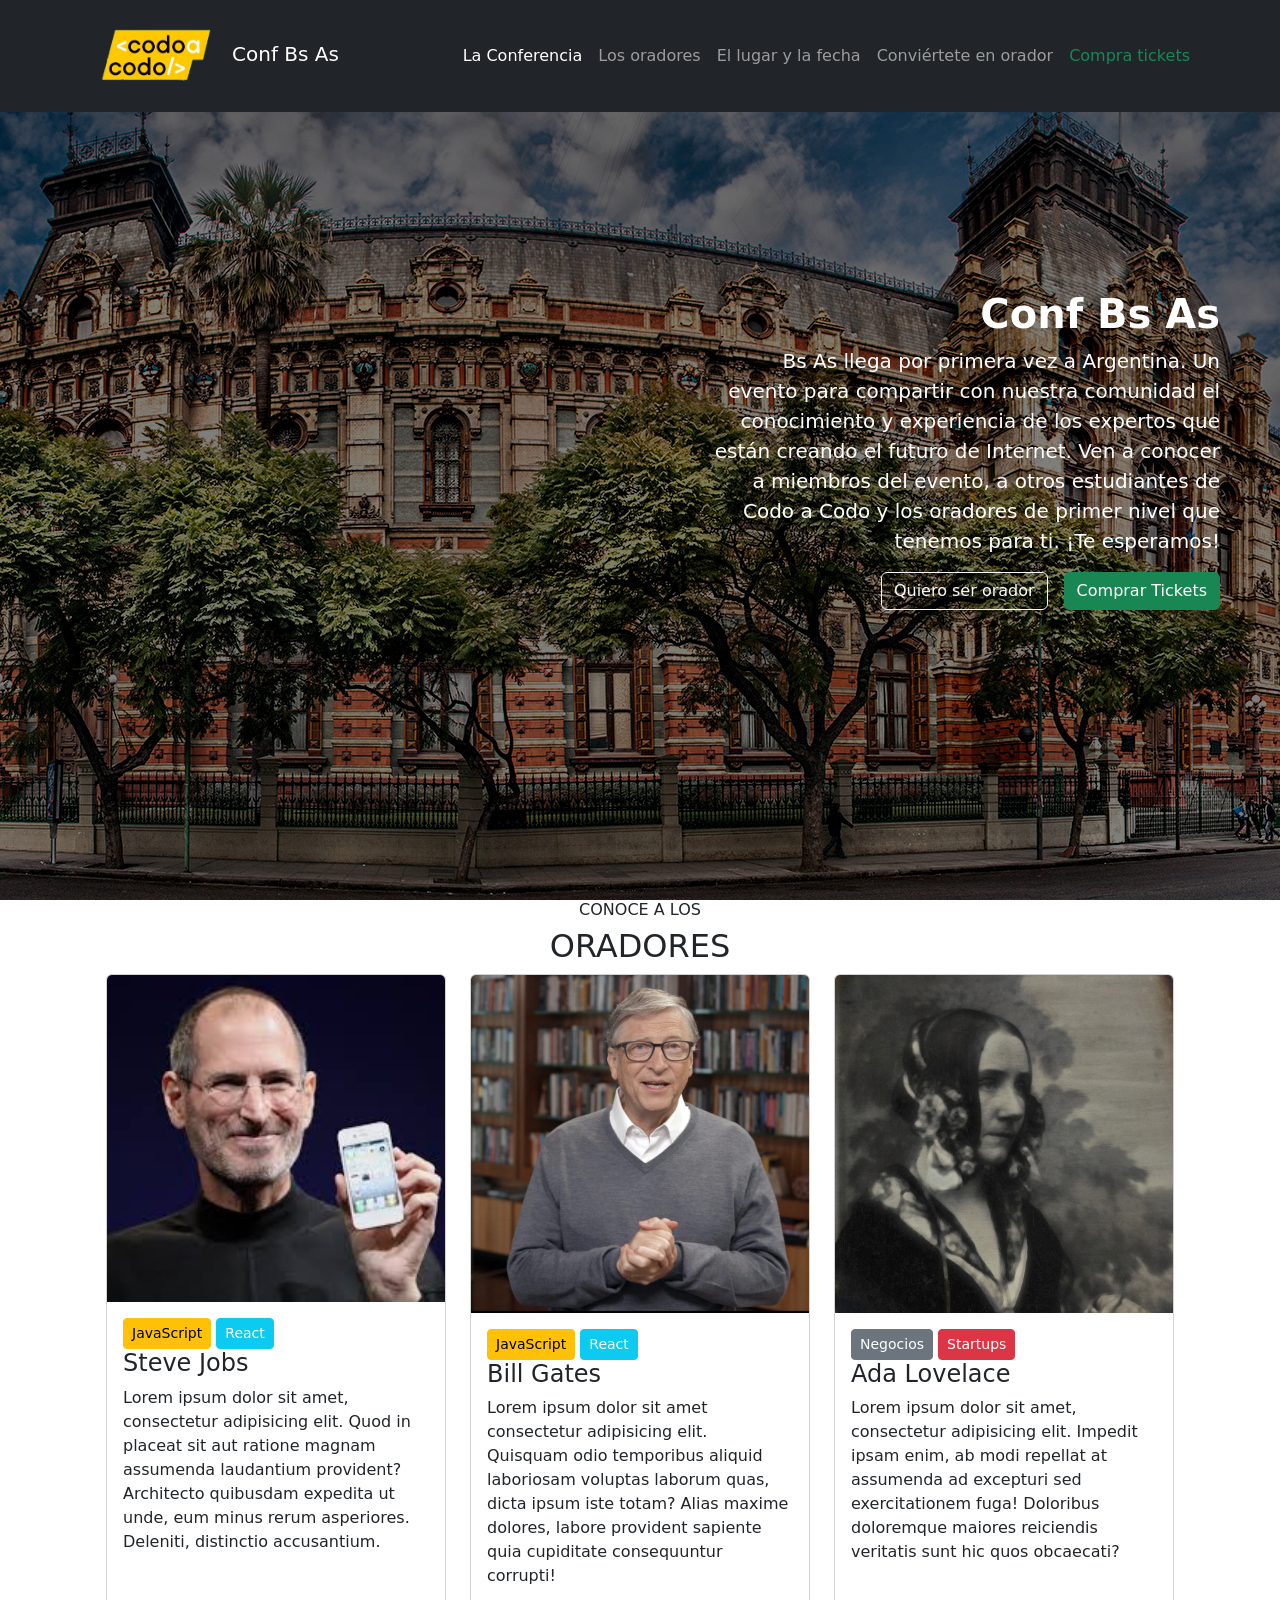
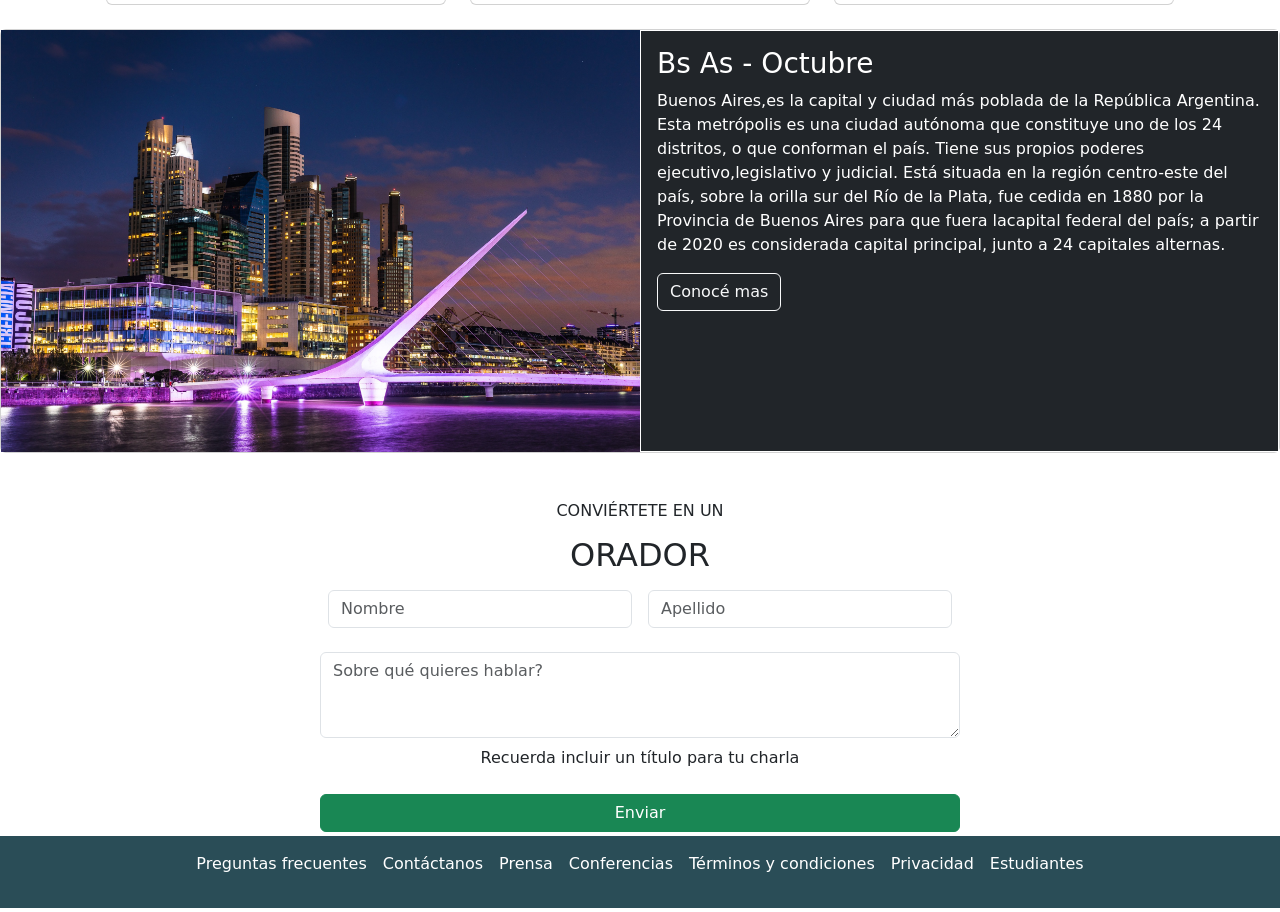
<file: Codo a codo - Js integrador/index.html>
<!DOCTYPE html>
<html lang="es">

<head>
  <meta charset="UTF-8">
  <meta http-equiv="X-UA-Compatible" content="IE=edge">
  <meta name="viewport" content="width=device-width, initial-scale=1.0">
  <meta name="viewport" content="width=device-width, initial-scale=1, shrink-to-fit=no">

  <!-- CSS  -->

  <link rel="stylesheet" href="./desarrollo/estilo.css">

  <!-- Bootstrap  -->

  <link href="https://cdn.jsdelivr.net/npm/bootstrap@5.3.0-alpha3/dist/css/bootstrap.min.css" rel="stylesheet"
    integrity="sha384-KK94CHFLLe+nY2dmCWGMq91rCGa5gtU4mk92HdvYe+M/SXH301p5ILy+dN9+nJOZ" crossorigin="anonymous">
  <link rel="apple-touch-icon" href="/docs/5.1/assets/img/favicons/apple-touch-icon.png" sizes="180x180">
  <link rel="icon" href="/docs/5.1/assets/img/favicons/favicon-32x32.png" sizes="32x32" type="image/png">
  <link rel="icon" href="/docs/5.1/assets/img/favicons/favicon-16x16.png" sizes="16x16" type="image/png">
  <link rel="mask-icon" href="/docs/5.1/assets/img/favicons/safari-pinned-tab.svg" color="#7952b3">
  <link rel="icon" href="/docs/5.1/assets/img/favicons/favicon.ico">
  <meta name="theme-color" content="#7952b3">

  <title>Final Integrador Front</title>
</head>

<body data-bs-spy="scroll" data-bs-target="#nav">

  <header >

      <!--Navegador -->

    <nav class="navbar navbar-expand-md navbar-dark fixed-top bg-dark" id="nav">
      <div class="container justify-content-md-end">
        <a class="navbar-brand" href="#"><img src="./imagenes/codoacodo.png" alt="Logo" width=150px>Conf Bs As</a>
        <button class="navbar-toggler" type="button" data-bs-toggle="collapse" data-bs-target="#navbarSupportedContent"
          aria-controls="navbarSupportedContent" aria-expanded="false" aria-label="Toggle navigation">
          <span class="navbar-toggler-icon"></span>
        </button>

        <div class="collapse navbar-collapse " id="navbarSupportedContent">
          <ul class="navbar-nav ms-auto mb-2 mb-lg-0 ">
            <li class="nav-item">
              <a class="nav-link active" aria-current="page" href="#la-conf">La Conferencia</a>
            </li>
            <li class="nav-item">
              <a class="nav-link" href="#oradores">Los oradores</a>
            </li>
            <li class="nav-item">
              <a class="nav-link" href="#lugar-fecha">El lugar y la fecha</a>
            </li>
            <li class="nav-item">
              <a class="nav-link " href="#conv-orador">Conviértete en orador</a>
            </li>

            <li class="nav-item">
              <a class="nav-link text-success" href="./tickets.html">Compra tickets</a>
            </li>
          </ul>
        </div>
      </div>
    </nav>
  </header>
   
   

  <main>
    
    <!--conf. Bs As.-->

    <section id="la-conf">      
          <div id="carousel" class="carousel carousel-dark slide d-flex vh-100 bg-black align-items-center justify-content-end bg-opacity-50" data-bs-ride="carousel">
            <div class="container-fluid text-white m-0 me-md-5 col-lg-5 text-end">
                <h1 class="fw-semibold">Conf Bs As</h1>
                <p class="fs-5">Bs As llega por primera vez a Argentina. Un evento para compartir con nuestra comunidad el conocimiento
                  y experiencia de los expertos que están creando el futuro de Internet. Ven a conocer a miembros del evento, a otros
                  estudiantes de Codo a Codo y los oradores de primer nivel que tenemos para ti. ¡Te esperamos!</p>
                <div class="d-flex justify-content-end column-gap-3">
                    <a role="button" class="btn btn-outline-light" href="#conv-orador">Quiero ser orador</a>
                    <a role="button" class="btn btn-success" href="./tickets.html">Comprar Tickets</a>
                </div>
            </div>

              <div class="carousel-inner position-absolute vh-100 z-n1">
                <div class="carousel-item active">
                  <img src="./imagenes/ba1.jpg" class="d-block" alt="Bs.As.1">
                </div>
                <div class="carousel-item">
                  <img src="./imagenes/ba2.jpg" class="d-block" alt="Imagen Buenos Aires 2">
                </div>
                <div class="carousel-item">
                  <img src="./imagenes/ba3.jpg" class="d-block" alt="Imagen Buenos Aires 3">
                </div>
              </div>
          </div>
      </section>
     <!--oradores -->


          <section  id="oradores">       
            <div class="container">
              <div class="row">
                <h6 class="text-center" id="scrollspyHeading2">CONOCE A LOS</h6>
                <h2 class="text-center">ORADORES</h2>

                  <div class="row row-cols-1 row-cols-md-3 ">
                      <div class="col mb-4" >
                        <div class="card h-100">
                          <img src="./imagenes/steve.jpg" class="card-img-top" alt="...">
                          <div class="card-body">
                            <button type="button" class="btn btn-warning btn-sm ">JavaScript</button>
                            <button type="button" class="btn btn-info btn-sm text-white">React</button>
                            <h4 class="card-title">Steve Jobs</h4>
                            <p class="card-text">Lorem ipsum dolor sit amet, consectetur adipisicing elit. Quod in placeat sit aut
                              ratione magnam assumenda laudantium provident? Architecto quibusdam
                              expedita ut unde, eum minus rerum asperiores. Deleniti, distinctio accusantium.</p>
                          </div>
                        </div>
                      </div>

                      <div class="col mb-4">
                        <div class=" card h-100">
                          <img src="./imagenes/bill.jpg" class="card-img-top" alt="...">
                          <div class="card-body">
                            <button type="button" class="btn btn-warning btn-sm">JavaScript</button>
                            <button type="button" class="btn btn-info btn-sm text-white">React</button>
                            <h4 class="card-title">Bill Gates</h4>
                            <p class="card-text">Lorem ipsum dolor sit amet consectetur adipisicing elit. Quisquam odio temporibus
                              aliquid laboriosam voluptas laborum quas, dicta ipsum iste totam?
                              Alias maxime dolores, labore provident sapiente quia cupiditate consequuntur corrupti!</p>
                        </div>
                      </div>
                    </div>

                    <div class="col mb-4" >
                      <div class="card h-100">
                        <img src="./imagenes/ada.jpeg" class="card-img-top" alt="...">
                        <div class="card-body">
                          <button type="button" class="btn btn-secondary btn-sm">Negocios</button>
                          <button type="button" class="btn btn-danger btn-sm text-white">Startups</button>
                          <h4 class="card-title">Ada Lovelace</h4>
                          <p class="card-text">Lorem ipsum dolor sit amet, consectetur adipisicing elit. Impedit ipsam enim, ab
                            modi repellat at assumenda ad excepturi sed exercitationem fuga!
                            Doloribus doloremque maiores reiciendis veritatis sunt hic quos obcaecati?</p>
                        </div>
                      </div>
                    </div>
                  </div>
              </div>
            </div>
      
          </section>
        <!--el lugar y la fecha -->

        <section id="lugar-fecha">
          <div class="card mb-6  mb-15" style="width:100%;">
            <div class="row g-0">
              <div class="col-md-6">
                <img src="./imagenes/honolulu.jpg" class="img-fluid" style="height: 100%;">
              </div>
              <div class="col-md-6 text-white bg-dark border border-white me-0">
                <div class="card-body ">
                  <h3 class="card-title">Bs As - Octubre</h3>
                  <p class="card-text fs-6">Buenos Aires,es la capital y
                  ciudad más poblada de la República Argentina. Esta metrópolis es una ciudad autónoma que constituye uno de los 24
                  distritos, o que conforman el país. Tiene sus propios poderes ejecutivo,legislativo y judicial. Está situada en la
                  región centro-este del país, sobre la orilla sur del Río de la Plata, fue cedida en 1880 por la Provincia de Buenos
                  Aires para que fuera lacapital federal del país; a partir de 2020 es considerada capital principal, junto a 24 
                  capitales alternas.
                  </p>
                  <button type="button"  href="#conv-orador" class="btn btn-outline-light mb-25">Conocé mas</button>
                </div>
              </div>
            </div>
          </div>

        </section>
            <!-- conviértete en un orador -->

        <section id="conv-orador">
          <div class="d-grid gap-2 col-6 mx-auto pt-5" >
            <h6 class="text-center" >CONVIÉRTETE EN UN</h6>
            <h2 class="text-center">ORADOR</h2>
            <div class="row g-3  mb-3">
                <div class="col">
                  <input type="text" class="form-control" placeholder="Nombre" aria-label="Nombre">
                </div>
                <div class="col">
                  <input type="text" class="form-control" placeholder="Apellido" aria-label="Apellido">
                </div>
            </div>

            <div class="mb-20">
              <textarea class="form-control" placeholder="Sobre qué quieres hablar?" id="exampleFormControlTextarea1"
                rows="3"></textarea>
            </div>

          <P class="mb-3 text-center fs-6">Recuerda incluir un título para tu charla</P>

            <button class=" btn btn-success " type="button">Enviar</button>
          </div>
      
        </section>
            
  </main>

     <!-- pie de página -->

   <footer class="py-2 my-1 fondo ">
        <ul class="nav justify-content-center pb-3 mb-01">
          <li class="nav-item"><a href="#" class="nav-link px-2 text-white">Preguntas frecuentes</a></li>
          <li class="nav-item"><a href="#" class="nav-link px-2 text-white">Contáctanos</a></li>
          <li class="nav-item"><a href="#" class="nav-link px-2 text-white">Prensa</a></li>
          <li class="nav-item"><a href="#" class="nav-link px-2 text-white">Conferencias</a></li>
          <li class="nav-item"><a href="#" class="nav-link px-2 text-white">Términos y condiciones</a></li>
          <li class="nav-item"><a href="#" class="nav-link px-2 text-white">Privacidad</a></li>
          <li class="nav-item"><a href="#" class="nav-link px-2 text-white">Estudiantes</a></li>
        </ul>
   </footer>
 


    <!-- JavaScript-->

    <script src="https://cdn.jsdelivr.net/npm/bootstrap@5.1.3/dist/js/bootstrap.bundle.min.js"integrity="sha384-ka7Sk0Gln4gmtz2MlQnikT1wXgYsOg+OMhuP+IlRH9sENBO0LRn5q+8nbTov4+1p"crossorigin="anonymous"></script>
   <script src="./desarrollo/main.js"></script>
</body>

</html>
</file>
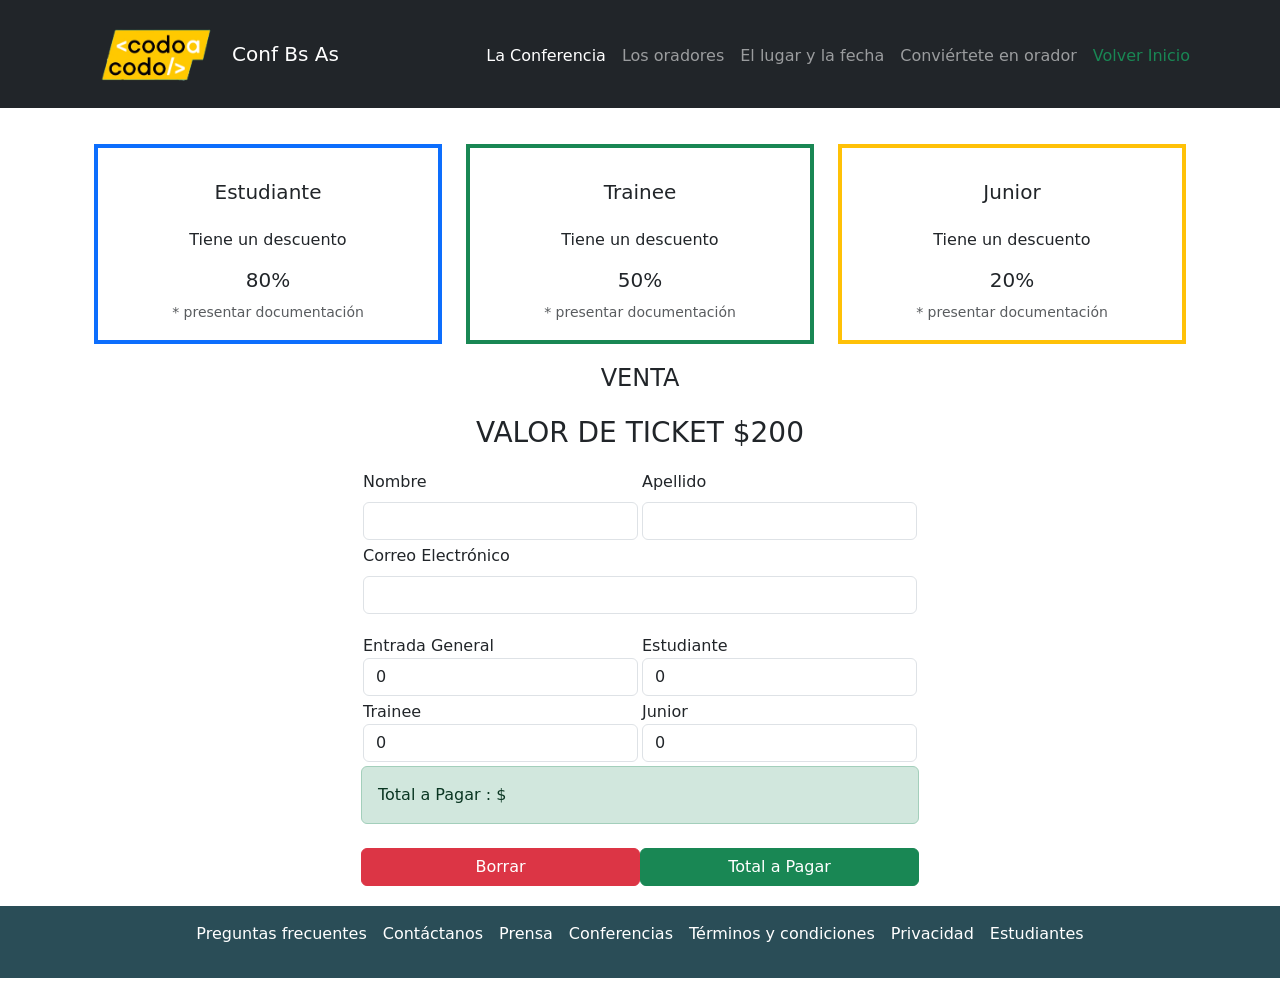
<file: Codo a codo - Js integrador/tickets.html>
<!DOCTYPE html>
<html lang="es">

<head>
  <meta charset="UTF-8">
  <meta http-equiv="X-UA-Compatible" content="IE=edge">
  <meta name="viewport" content="width=device-width, initial-scale=1.0">
  <meta name="viewport" content="width=device-width, initial-scale=1, shrink-to-fit=no">

  <!-- CSS  -->

  <link rel="stylesheet" href="./desarrollo/estilo.css">

  <!-- Bootstrap  -->

  <link href="https://cdn.jsdelivr.net/npm/bootstrap@5.3.0-alpha3/dist/css/bootstrap.min.css" rel="stylesheet"
    integrity="sha384-KK94CHFLLe+nY2dmCWGMq91rCGa5gtU4mk92HdvYe+M/SXH301p5ILy+dN9+nJOZ" crossorigin="anonymous">
  <link rel="apple-touch-icon" href="/docs/5.1/assets/img/favicons/apple-touch-icon.png" sizes="180x180">
  <link rel="icon" href="/docs/5.1/assets/img/favicons/favicon-32x32.png" sizes="32x32" type="image/png">
  <link rel="icon" href="/docs/5.1/assets/img/favicons/favicon-16x16.png" sizes="16x16" type="image/png">
  <link rel="mask-icon" href="/docs/5.1/assets/img/favicons/safari-pinned-tab.svg" color="#7952b3">
  <link rel="icon" href="/docs/5.1/assets/img/favicons/favicon.ico">
  <meta name="theme-color" content="#7952b3">

  <title>Final Integrador Front</title>
</head>

<body data-bs-spy="scroll" data-bs-target="#nav">

  <header >

      <!--Navegador -->

    <nav class="navbar navbar-expand-md navbar-dark fixed-top bg-dark pb-1" id="nav">
      <div class="container justify-content-md-end">
        <a class="navbar-brand" href="./index.html"><img src="./imagenes/codoacodo.png" alt="Logo" width=150px>Conf Bs As</a>
        <button class="navbar-toggler" type="button" data-bs-toggle="collapse" data-bs-target="#navbarSupportedContent"
          aria-controls="navbarSupportedContent" aria-expanded="false" aria-label="Toggle navigation">
          <span class="navbar-toggler-icon"></span>
        </button>

        <div class="collapse navbar-collapse " id="navbarSupportedContent">
          <ul class="navbar-nav ms-auto mb-2 mb-lg-0 ">
            <li class="nav-item">   
              <a class="nav-link active" aria-current="page" href="./index.html#la-conf">La Conferencia</a>
            </li>
            <li class="nav-item">
              <a class="nav-link" href="./index.html#oradores">Los oradores</a>
            </li>
            <li class="nav-item">
              <a class="nav-link" href="./index.html#lugar-fecha">El lugar y la fecha</a>
            </li>
            <li class="nav-item">
              <a class="nav-link " href="./index.html#conv-orador">Conviértete en orador</a>
            </li>

            <li class="nav-item">
              <a class="nav-link text-success" href="./index.html">Volver Inicio</a>
            </li>
          </ul>
        </div>
      </div>
    </nav>
  </header>

  <main>
    
    <div class="container pt-4 mt-4" >
        <div class="row row-cols-1 row-cols-md-3 pt-5 mt-5">
          <div class="col text-center mb-3">
            <div class="card border-primary rounded-0 border-4">
              <div class="card-body">
                <h5 class="card-title pt-3 pb-3">Estudiante</h5>
                <p class="card-text">Tiene un descuento</p>
                <h5 class="card-title">80%</h5>
                <p class="card-text"><small class="text-muted">* presentar documentación</small></p>
              </div>
            </div>
          </div>
          <div class="col text-center mb-3">
            <div class="card border-success rounded-0 border-4">
              <div class="card-body">
                <h5 class="card-title pt-3 pb-3">Trainee</h5>
                <p class="card-text">Tiene un descuento</p>
                <h5 class="card-title">50%</h5>
                <p class="card-text"><small class="text-muted">* presentar documentación</small></p>
              </div>
            </div>
          </div>
          <div class="col text-center mb-3">
            <div class="card border-warning rounded-0 border-4">
              <div class="card-body content">
                <h5 class="card-title pt-3 pb-3">Junior</h5>
                <p class="card-text">Tiene un descuento</p>
                <h5 class="card-title">20%</h5>
                <p class="card-text"><small class="text-muted">* presentar documentación</small></p>
              </div>
            </div>
          </div>
        </div>


        <div class="text-center">
            <p class="fs-4 ">VENTA</p>
            <h2 class="modal-title fs-3" id="exampleModalLabel">VALOR DE TICKET $200</h2> 
          </div>

          <div class="d-grid gap-2 col-6 mx-auto pt-3">
            <form class="row g-1" id="formluario">
              <div class="col-md">
                <label for="name" class="form-label">Nombre</label>
                <input type="text" class="form-control" name="name" id="name" value="" required>
              </div>

              <div class="col-md">
                <label for="apellido" class="form-label">Apellido</label>
                <input type="text" class="form-control" name="apellido" id="apellido" value="" required>
              </div>

              <div class="mb-3">
                <label for="email" class="form-label">Correo Electrónico</label>
                <div class="input-group">
                  <input type="email" class="form-control" name="email" id="email"  aria-describedby="inputGroupPrepend2" required>
                </div>
              </div>

              <div class="col-md-6 offset-md ">
                <label for="regular-ticket">Entrada General</label>
                <input type="number" class="form-control" id="regular-ticket" min="0" value="0">
              </div>
             
              <div class="col-md-6 offset-md ">                               
                <label for="student-ticket">Estudiante</label>
                <input type="number" class="form-control" id="student-ticket" min="0" value="0">
              </div>
              
              <div class="col-md-6 offset-md "> 
                <label for="trainer-ticket">Trainee</label>
                <input type="number" class="form-control" id="trainer-ticket" min="0" value="0">
              </div>
                            
              <div class="col-md-6 offset-md "> 
                <label for="junior-ticket">Junior</label>
                <input type="number" class="form-control" id="junior-ticket" min="0" value="0">
              </div>           
                  
              <div class="alert alert-success " role="alert" id="aPagar">
                Total a Pagar : $ <span id="total-price"></span>
              </div>

              <div class=" modal-footer row g-2 mt-2 pb-3">
                <button class="btn btn-danger col-md" type="button" onclick="borrarFormulario()">Borrar</button>
                <button class="btn btn-success col-md" type="button" id="miBoton"  onclick="calculateTotalPrice()">Total a Pagar</button>
              </div>
            </form>

          </div>


            
  </main>

     <!-- pie de página -->

   <footer class="py-2 my-1 fondo ">
        <ul class="nav justify-content-center pb-3 mb-01">
          <li class="nav-item"><a href="#" class="nav-link px-2 text-white">Preguntas frecuentes</a></li>
          <li class="nav-item"><a href="#" class="nav-link px-2 text-white">Contáctanos</a></li>
          <li class="nav-item"><a href="#" class="nav-link px-2 text-white">Prensa</a></li>
          <li class="nav-item"><a href="#" class="nav-link px-2 text-white">Conferencias</a></li>
          <li class="nav-item"><a href="#" class="nav-link px-2 text-white">Términos y condiciones</a></li>
          <li class="nav-item"><a href="#" class="nav-link px-2 text-white">Privacidad</a></li>
          <li class="nav-item"><a href="#" class="nav-link px-2 text-white">Estudiantes</a></li>
        </ul>
   </footer>
 


    <!-- JavaScript-->

    <script src="https://cdn.jsdelivr.net/npm/bootstrap@5.1.3/dist/js/bootstrap.bundle.min.js"integrity="sha384-ka7Sk0Gln4gmtz2MlQnikT1wXgYsOg+OMhuP+IlRH9sENBO0LRn5q+8nbTov4+1p"crossorigin="anonymous"></script>
   <script src="./desarrollo/main.js"></script>
</body>

</html>
</file>
<file: Codo a codo - Js integrador/desarrollo/estilo.css>
body {
  margin: 0  !important; 
  padding: 0  !important;
}

.row{
  margin-right: 0 !important;
  margin-left:0 !important;
  margin-bottom: 0 !important;
}

.bd-placeholder-img {
    font-size: 1.125rem;
    text-anchor: middle;
    -webkit-user-select: none;
    -moz-user-select: none;
    user-select: none;
  }

  @media (min-width: 768px) {
    .bd-placeholder-img-lg {
      font-size: 3.5rem;
    }
  }


.b-example-divider {
  height: 3rem;
  background-color: rgba(0, 0, 0, .1);
  border: solid rgba(0, 0, 0, .15);
  border-width: 1px 0;
  box-shadow: inset 0 .5em 1.5em rgba(0, 0, 0, .1), inset 0 .125em .5em rgba(0, 0, 0, .15);
  
}


  .fondo{
    margin: 0 !important;
    background-color: #2a4d57;
    padding-top: 10px;
    bottom: 0px !important;

  }
 
  #aPagar{
    display: block;
  }
</file>
